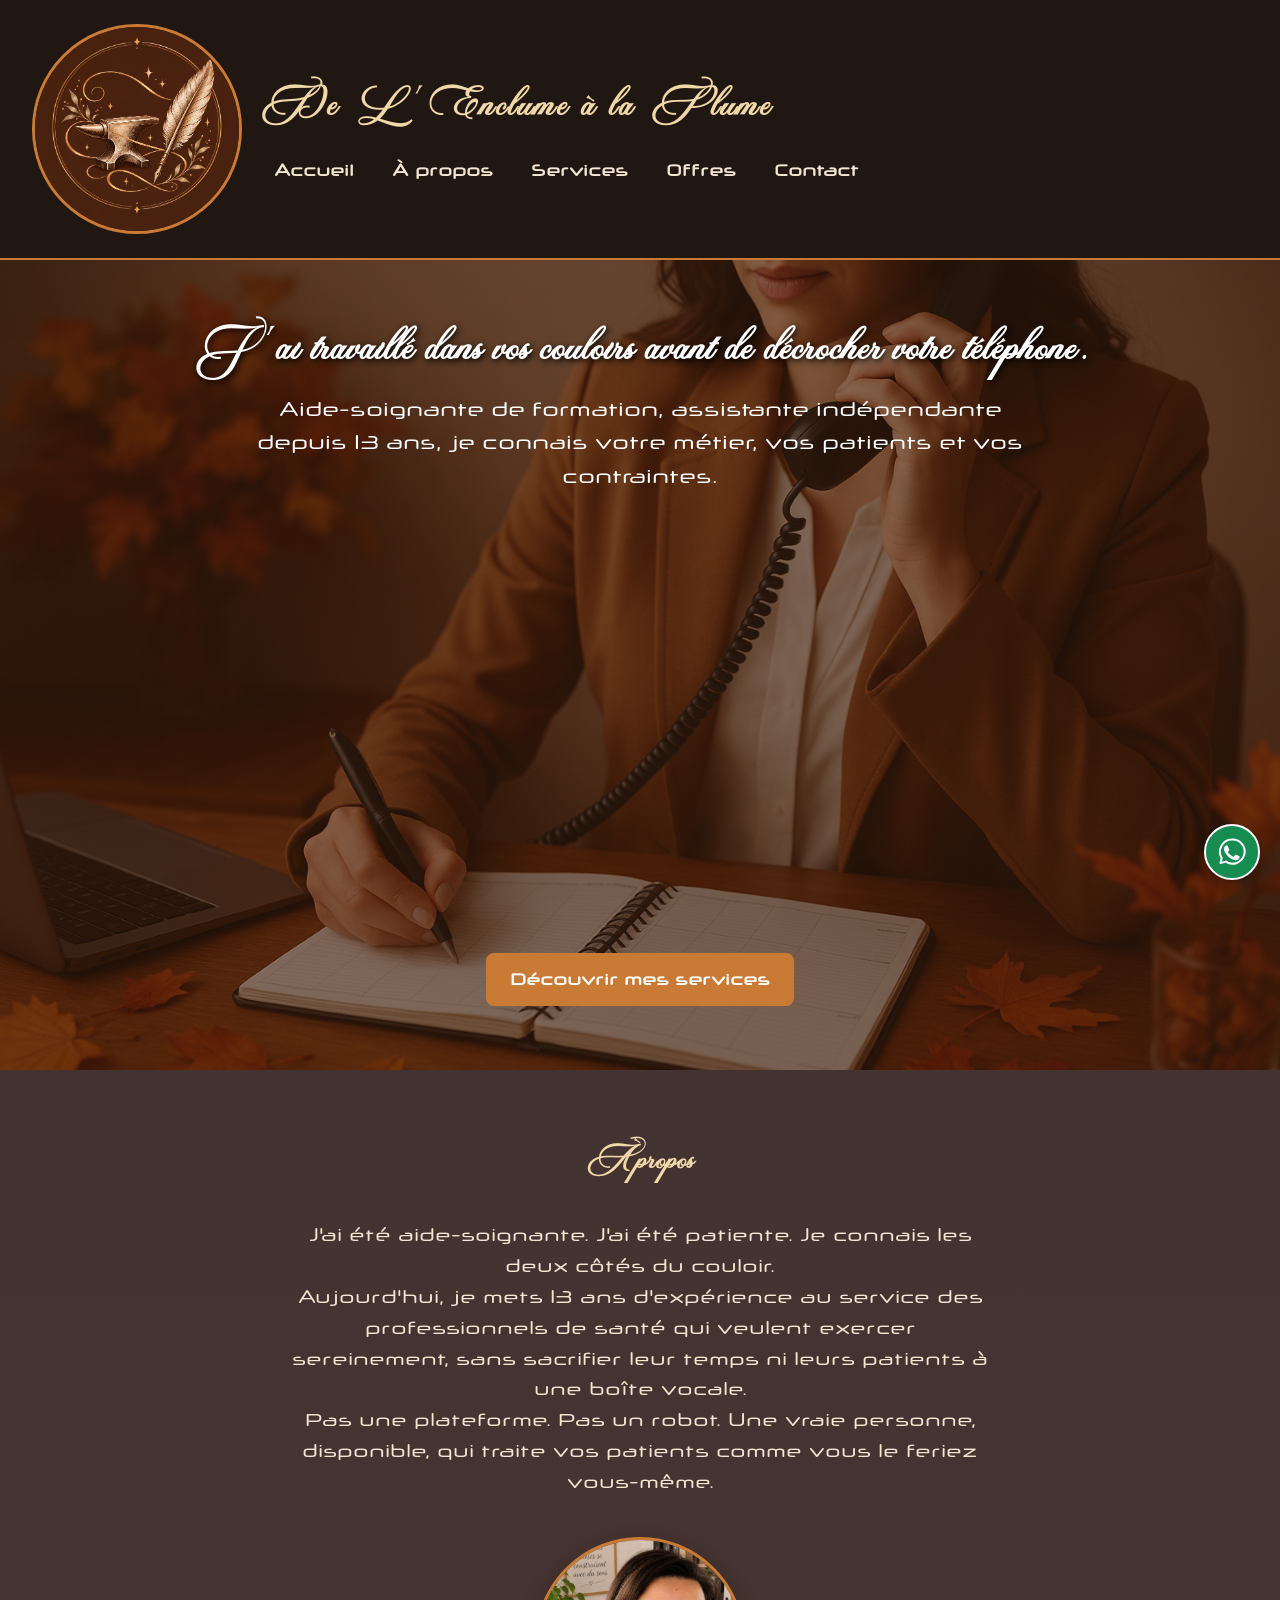
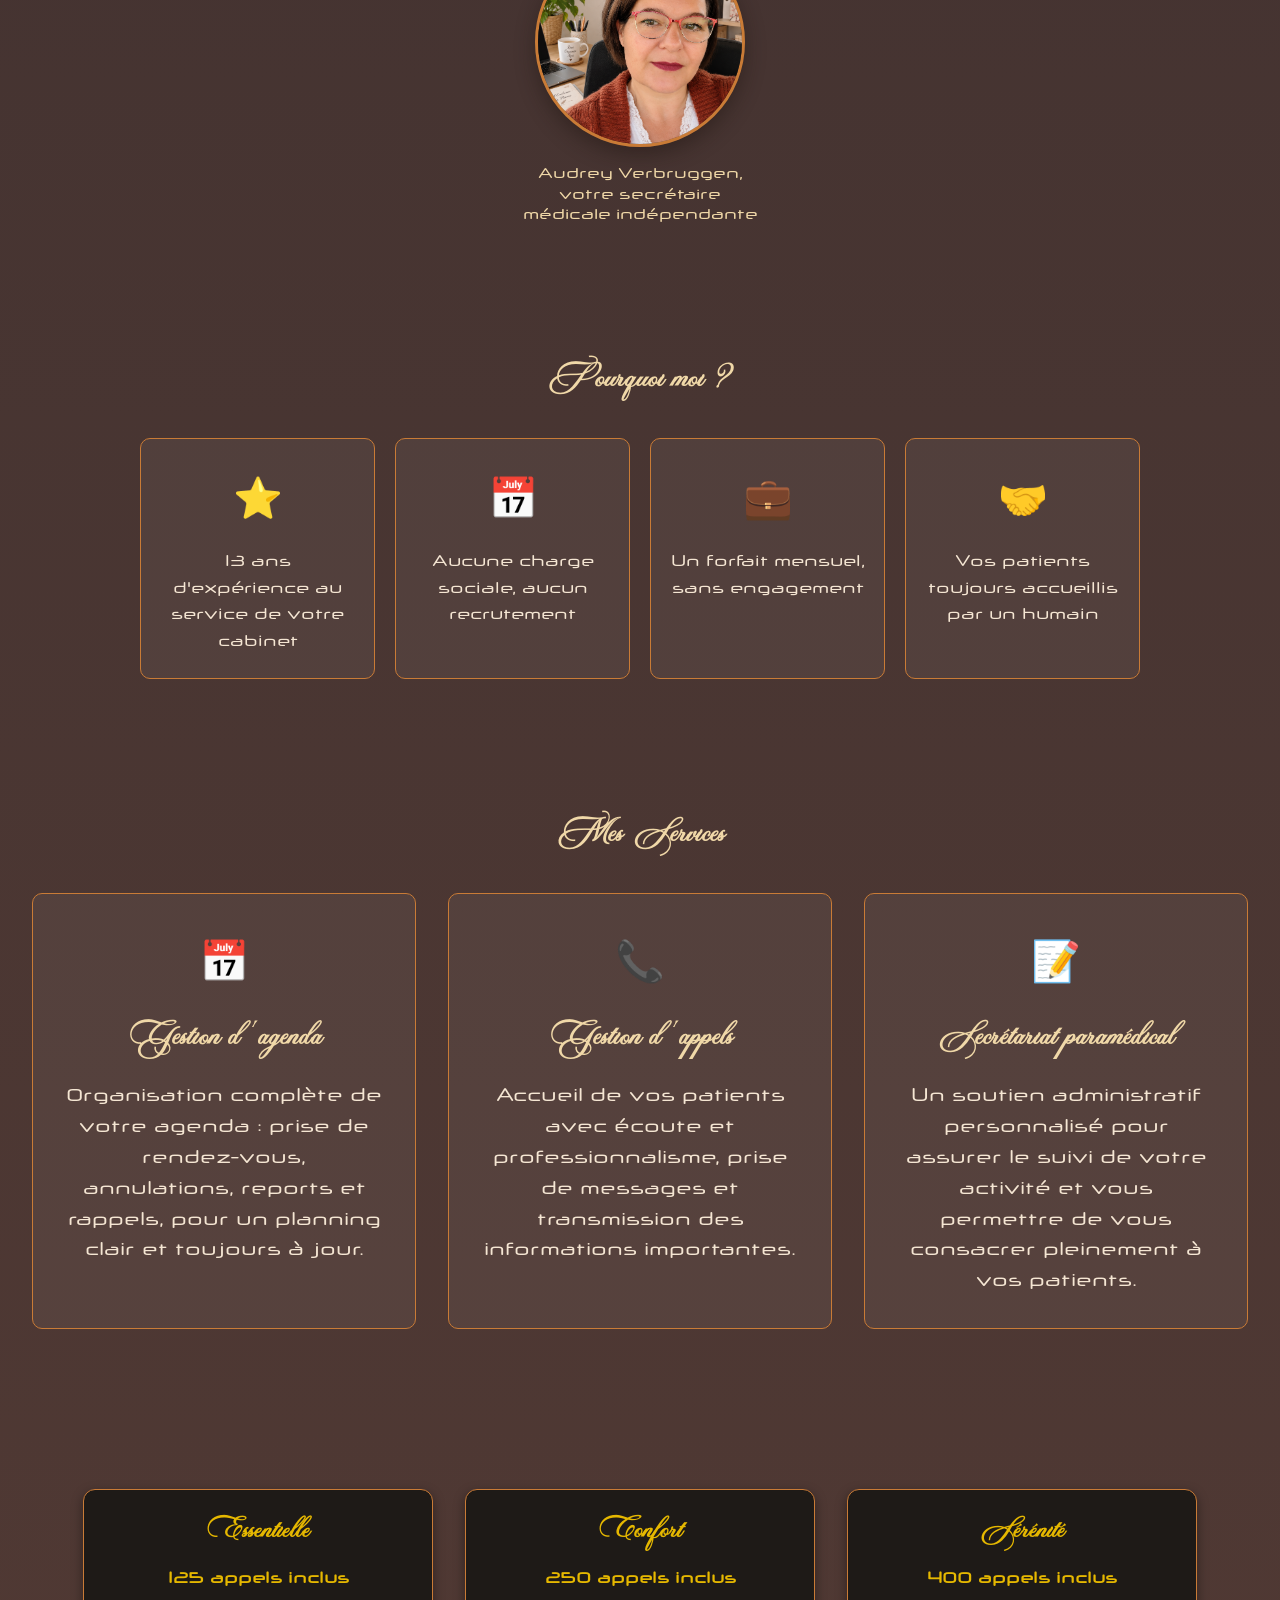
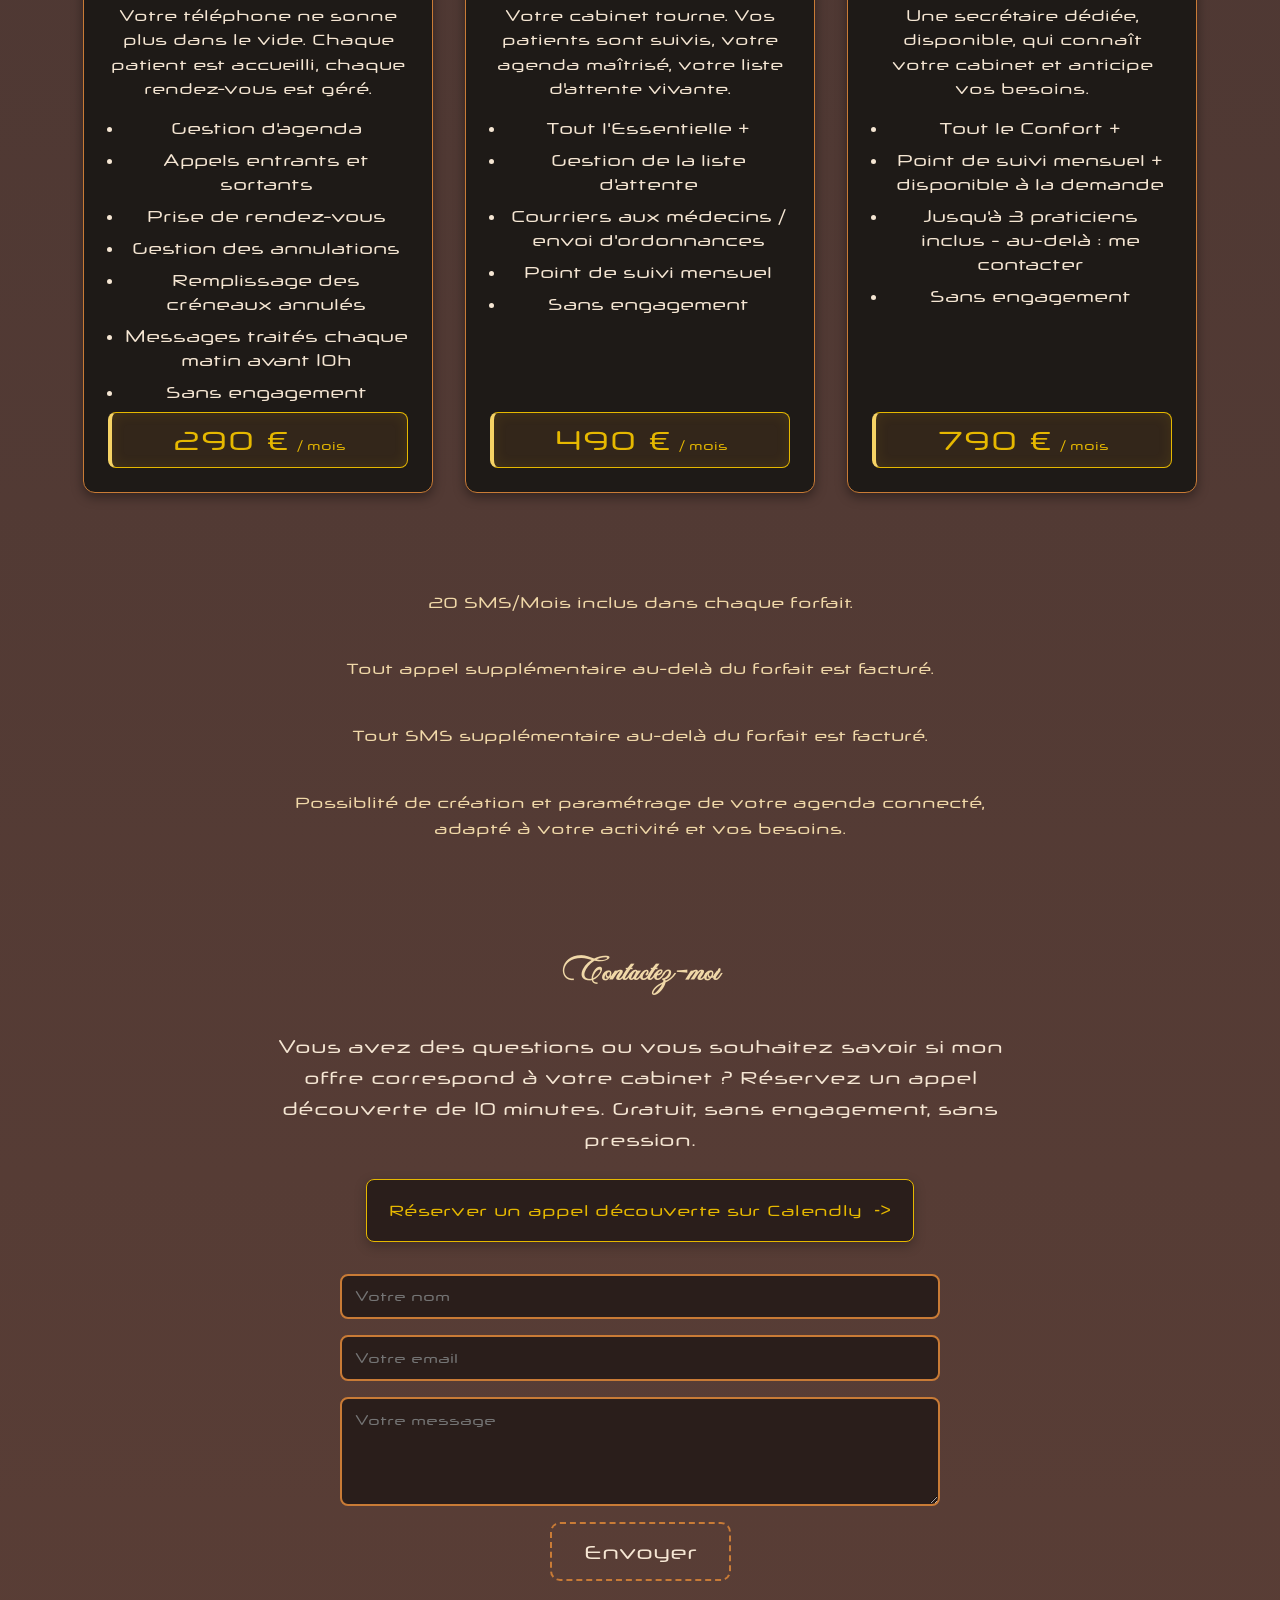
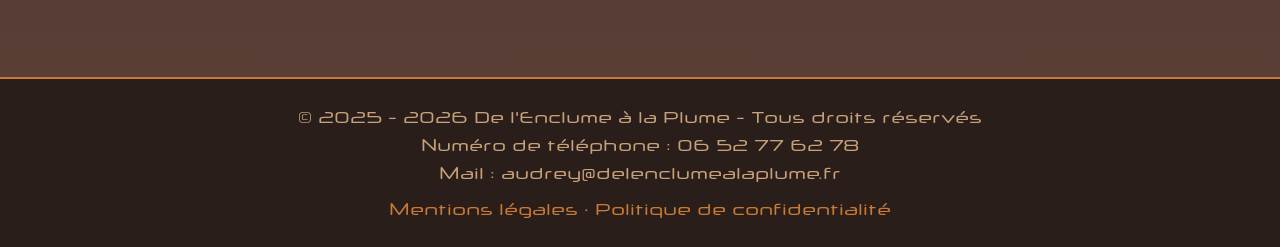
<file: index.html>
<!DOCTYPE html>
<html lang="fr">
<head>
  <meta charset="UTF-8">
  <meta name="viewport" content="width=device-width, initial-scale=1.0">
  <meta name="description" content="Découvrez De l'Enclume à la Plume, le site officiel présentant de secrétariat paramédical">
  <title>De l'Enclume à la Plume</title>
  <link rel="stylesheet" href="style.css">
  <link rel="icon" type="image/x-icon" href="images/favicon.png">

</head>
<body>

  <header>
    <div class="logo" style="background-color: #4d2b1f;">
      <img src="images/logo.png" alt="Logo De l'Enclume à la Plume">
    </div>

    <div class="header-content">
    <h1>De L'Enclume à la Plume</h1>
    <button class="menu-toggle" type="button" aria-expanded="false" aria-controls="main-nav" aria-label="Ouvrir le menu">
      <span></span>
      <span></span>
      <span></span>
    </button>
    <nav id="main-nav">
      <a href="#">Accueil</a>
      <a href="#apropos">À propos</a>
      <a href="#services">Services</a>
      <a href="#offres">Offres</a>
      <a href="#contact">Contact</a>
    </nav>
    </div>
  </header>

  <section class="hero">
    <h2>J'ai travaillé dans vos couloirs avant de décrocher votre téléphone.</h2>
    <p>Aide-soignante de formation, assistante indépendante depuis 13 ans, je connais votre métier, vos patients et vos contraintes.</p>
    <a href="#services" class="btn">Découvrir mes services</a>
  </section>

  <section id="apropos">
    <h3>À propos</h3>
    <div class="about-copy">
      <p>J'ai été aide-soignante. J'ai été patiente. Je connais les deux côtés du couloir.</p>
      <p>Aujourd'hui, je mets 13 ans d'expérience au service des professionnels de santé qui veulent exercer sereinement, sans sacrifier leur temps ni leurs patients à une boîte vocale.</p>
      <p>Pas une plateforme. Pas un robot. Une vraie personne, disponible, qui traite vos patients comme vous le feriez vous-même.</p>
    </div>
    <figure class="about-portrait">
      <div class="about-portrait-frame">
        <img src="images/img_pdp.png" alt="Portrait d'Audrey Verbruggen">
      </div>
      <figcaption>Audrey Verbruggen, votre secrétaire médicale indépendante</figcaption>
    </figure>
  </section>

  <section id="pourquoi-moi" class="why-section">
    <h3>Pourquoi moi ?</h3>
    <div class="why-grid">
      <div class="why-item">
        <span class="icon">⭐</span>
        <p>13 ans d'expérience au service de votre cabinet</p>
      </div>
      <div class="why-item">
        <span class="icon">📅</span>
        <p>Aucune charge sociale, aucun recrutement</p>
      </div>
      <div class="why-item">
        <span class="icon">💼</span>
        <p>Un forfait mensuel, sans engagement</p>
      </div>
      <div class="why-item">
        <span class="icon">🤝</span>
        <p>Vos patients toujours accueillis par un humain</p>
      </div>
    </div>
  </section>

  <section id="services">
    <h3>Mes Services</h3>
    <div class="services-grid">
      <div class="service-card">
        <span class="icon">📅</span>
        <h4>Gestion d'agenda</h4>
        <p>Organisation complète de votre agenda : prise de rendez-vous, annulations, reports et rappels, pour un planning clair et toujours à jour.</p>
      </div>

      <div class="service-card">
        <span class="icon">📞</span>
        <h4>Gestion d'appels</h4>
        <p>Accueil de vos patients avec écoute et professionnalisme, prise de messages et transmission des informations importantes.</p>
      </div>

      <div class="service-card">
        <span class="icon">📝</span>
        <h4>Secrétariat paramédical</h4>
        <p>Un soutien administratif personnalisé pour assurer le suivi de votre activité et vous permettre de vous consacrer pleinement à vos patients.</p>
      </div>
    </div>
  </section>
<!--🍂-->

<section id="offres" class="offres">
  <div class="offer-card">
    <h4>Essentielle</h4>
    <p class="offer-volume">125 appels inclus</p>
    <p class="offer-description">Votre téléphone ne sonne plus dans le vide. Chaque patient est accueilli, chaque rendez-vous est géré.</p>
    <ul>
      <li>Gestion d'agenda</li>
      <li>Appels entrants et sortants</li>
      <li>Prise de rendez-vous</li>
      <li>Gestion des annulations</li>
      <li>Remplissage des créneaux annulés</li>
      <li>Messages traités chaque matin avant 10h</li>
      <li>Sans engagement</li>
    </ul>
    <p class="offer-price"><strong>290 €</strong><span>/ mois</span></p>
  </div>

  <div class="offer-card populaire">
    <h4>Confort</h4>
    <p class="offer-volume">250 appels inclus</p>
    <p class="offer-description">Votre cabinet tourne. Vos patients sont suivis, votre agenda maîtrisé, votre liste d'attente vivante.</p>
    <ul>
      <li>Tout l'Essentielle +</li>
      <li>Gestion de la liste d'attente</li>
      <li>Courriers aux médecins / envoi d'ordonnances</li>
      <li>Point de suivi mensuel</li>
      <li>Sans engagement</li>
    </ul>
    <p class="offer-price"><strong>490 €</strong><span>/ mois</span></p>
  </div>

  <div class="offer-card premium">
    <h4>Sérénité</h4>
    <p class="offer-volume">400 appels inclus</p>
    <p class="offer-description">Une secrétaire dédiée, disponible, qui connaît votre cabinet et anticipe vos besoins.</p>
    <ul>
      <li>Tout le Confort +</li>
      <li>Point de suivi mensuel + disponible à la demande</li>
      <li>Jusqu'à 3 praticiens inclus - au-delà : me contacter</li>
      <li>Sans engagement</li>
    </ul>
    <p class="offer-price"><strong>790 €</strong><span>/ mois</span></p>
  </div>
</section>

<p class="extra-call-note">20 SMS/Mois inclus dans chaque forfait.</p>
<p class="extra-call-note">Tout appel supplémentaire au-delà du forfait est facturé.</p>
<p class="extra-call-note">Tout SMS supplémentaire au-delà du forfait est facturé.</p>
<p class="extra-call-note">Possiblité de création et paramétrage de votre agenda connecté, adapté à votre activité et vos besoins.</p>

<!-- SECTION CONTACT -->
<section id="contact">
  <h3>Contactez-moi</h3>
  <p class="discovery-intro">Vous avez des questions ou vous souhaitez savoir si mon offre correspond à votre cabinet ? Réservez un appel découverte de 10 minutes. Gratuit, sans engagement, sans pression.</p>
  <a class="calendly-btn" href="https://calendly.com/delenclumealaplume/rdv-telephonique-20-min" target="_blank" rel="noopener noreferrer">
    Réserver un appel découverte sur Calendly
  </a>
  <form action="https://formspree.io/f/xgvnwkvw" method="POST">
    <input type="text" name="name" placeholder="Votre nom" required>
    <input type="email" name="email" placeholder="Votre email" required>
    <textarea name="message" placeholder="Votre message" rows="5" required></textarea>
    <button type="submit" class="contact-btn">Envoyer</button>
  </form>
</section>


  <footer>
    <p>&copy; 2025 - 2026 De l'Enclume à la Plume - Tous droits réservés</p>
    <div class="contact-info">
    <p>Numéro de téléphone : 06 52 77 62 78</p>
    <p>Mail : audrey@delenclumealaplume.fr</p>
    </div>
    <p class="footer-link">
      <a href="mentions-legales-rgpd-delenclumealaplume.html">Mentions légales</a>
      <span> · </span>
      <a href="politique-confidentialite-delenclumealaplume.html">Politique de confidentialité</a>
    </p>
  </footer>

  <a class="whatsapp-button" href="https://wa.me/33652776278?text=Bonjour%20Audrey%2C%20j%27ai%20une%20question%20concernant%20vos%20services." target="_blank" rel="noopener noreferrer" aria-label="Contacter Audrey sur WhatsApp" title="Contacter Audrey sur WhatsApp">
    <svg aria-hidden="true" viewBox="0 0 32 32">
      <path d="M16 3.5a12.1 12.1 0 0 0-10.3 18.4L4.5 27l5.3-1.4A12.1 12.1 0 1 0 16 3.5Z" fill="none" stroke="currentColor" stroke-linecap="round" stroke-linejoin="round" stroke-width="2" />
      <path d="M12 10.2c-.3-.7-.6-.7-.9-.7h-.8c-.3 0-.7.1-1 .5-.4.4-1.3 1.4-1.3 3.2 0 1.9 1.4 3.8 1.6 4.1.2.3 2.7 4.3 6.6 5.9 3.3 1.3 3.9 1 4.6.9.7-.1 2.2-.9 2.6-1.8.3-.9.3-1.6.2-1.8-.1-.2-.4-.3-.8-.5-.4-.2-2.3-1.1-2.7-1.2-.4-.1-.6-.2-.9.3-.3.4-1 1.2-1.2 1.5-.2.3-.4.3-.8.1-.4-.2-1.6-.6-3.1-1.9-1.1-1-1.9-2.2-2.1-2.6-.2-.4 0-.6.2-.8.2-.2.4-.5.6-.7.2-.2.3-.4.4-.7.1-.3 0-.5-.1-.7-.1-.2-.8-2.1-1.1-2.9Z" fill="currentColor" />
    </svg>
  </a>

  <script>
    const menuToggle = document.querySelector('.menu-toggle');
    const mainNav = document.querySelector('#main-nav');

    menuToggle.addEventListener('click', () => {
      const isOpen = mainNav.classList.toggle('is-open');
      menuToggle.setAttribute('aria-expanded', isOpen);
      menuToggle.setAttribute('aria-label', isOpen ? 'Fermer le menu' : 'Ouvrir le menu');
    });

    mainNav.querySelectorAll('a').forEach((link) => {
      link.addEventListener('click', () => {
        mainNav.classList.remove('is-open');
        menuToggle.setAttribute('aria-expanded', 'false');
        menuToggle.setAttribute('aria-label', 'Ouvrir le menu');
      });
    });

    document.addEventListener('keydown', (event) => {
      if (event.key === 'Escape') {
        mainNav.classList.remove('is-open');
        menuToggle.setAttribute('aria-expanded', 'false');
        menuToggle.setAttribute('aria-label', 'Ouvrir le menu');
      }
    });
  </script>

</body>
</html>
</file>
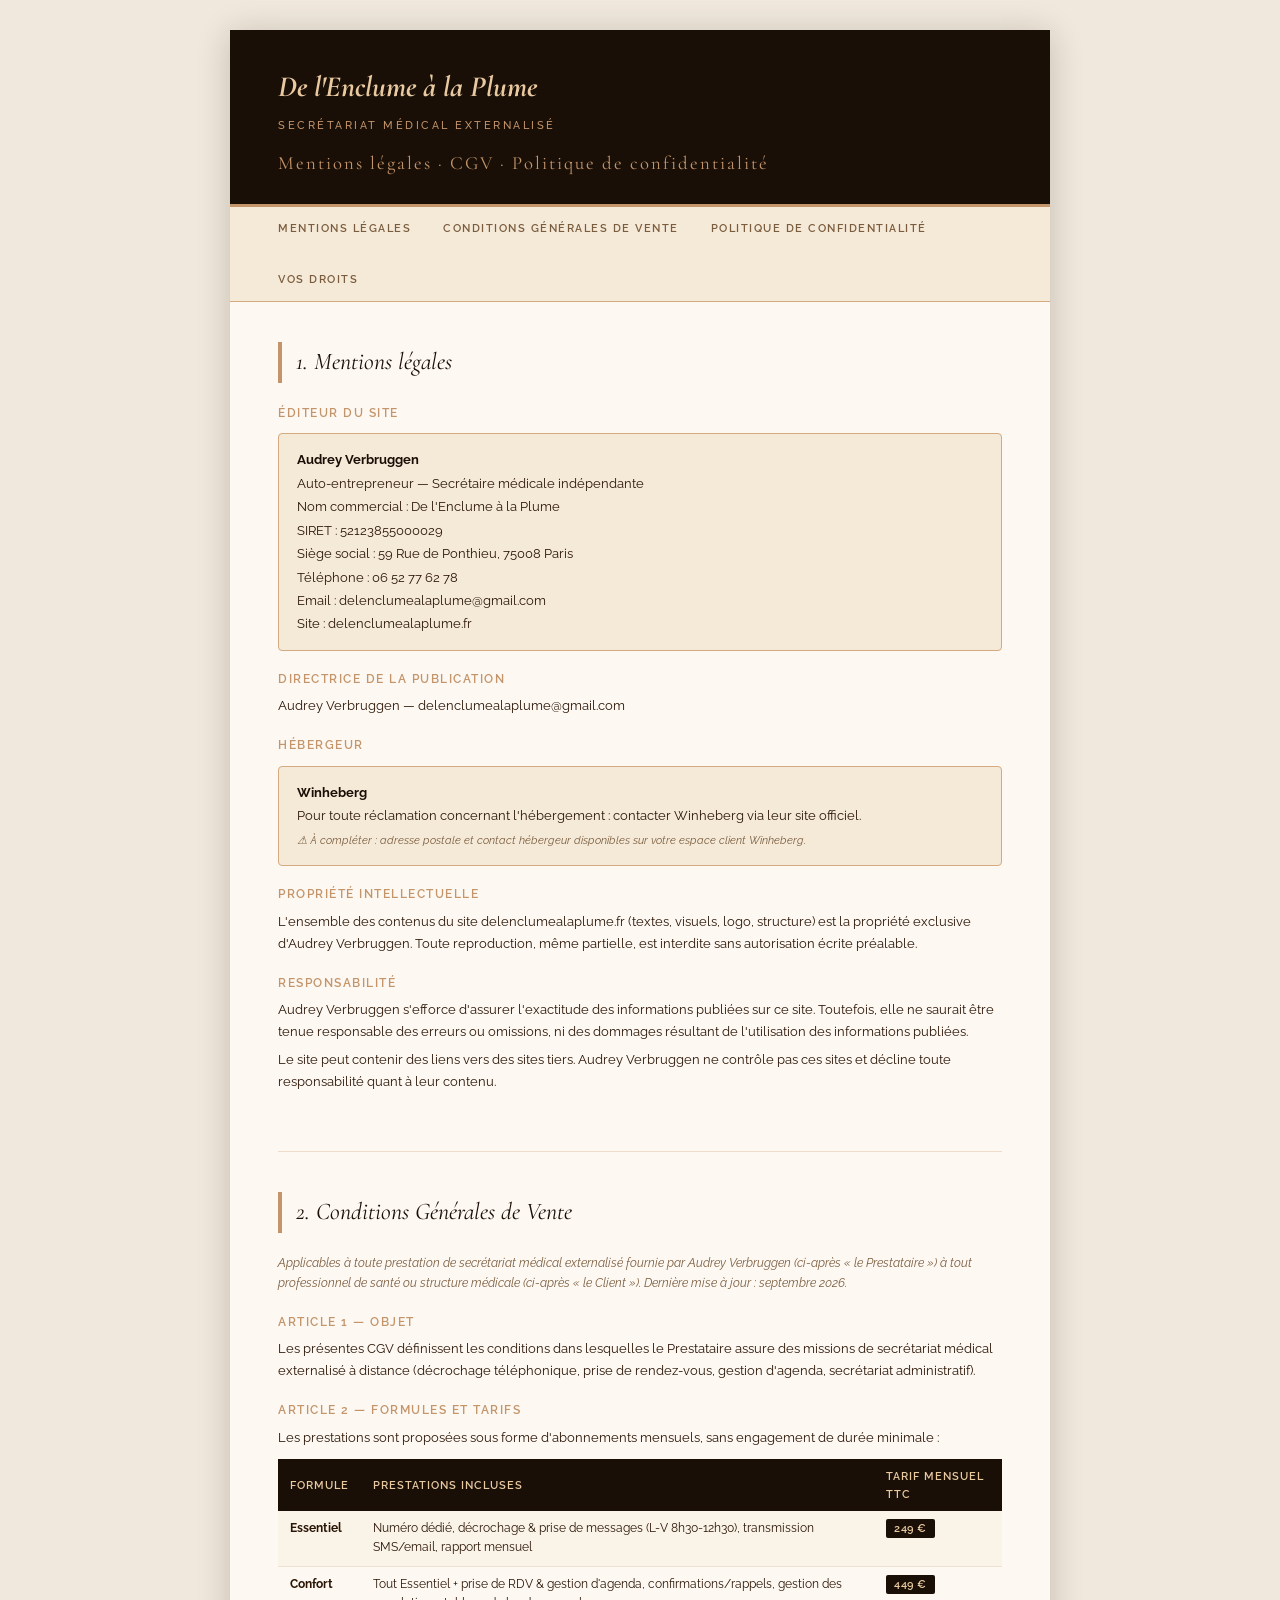
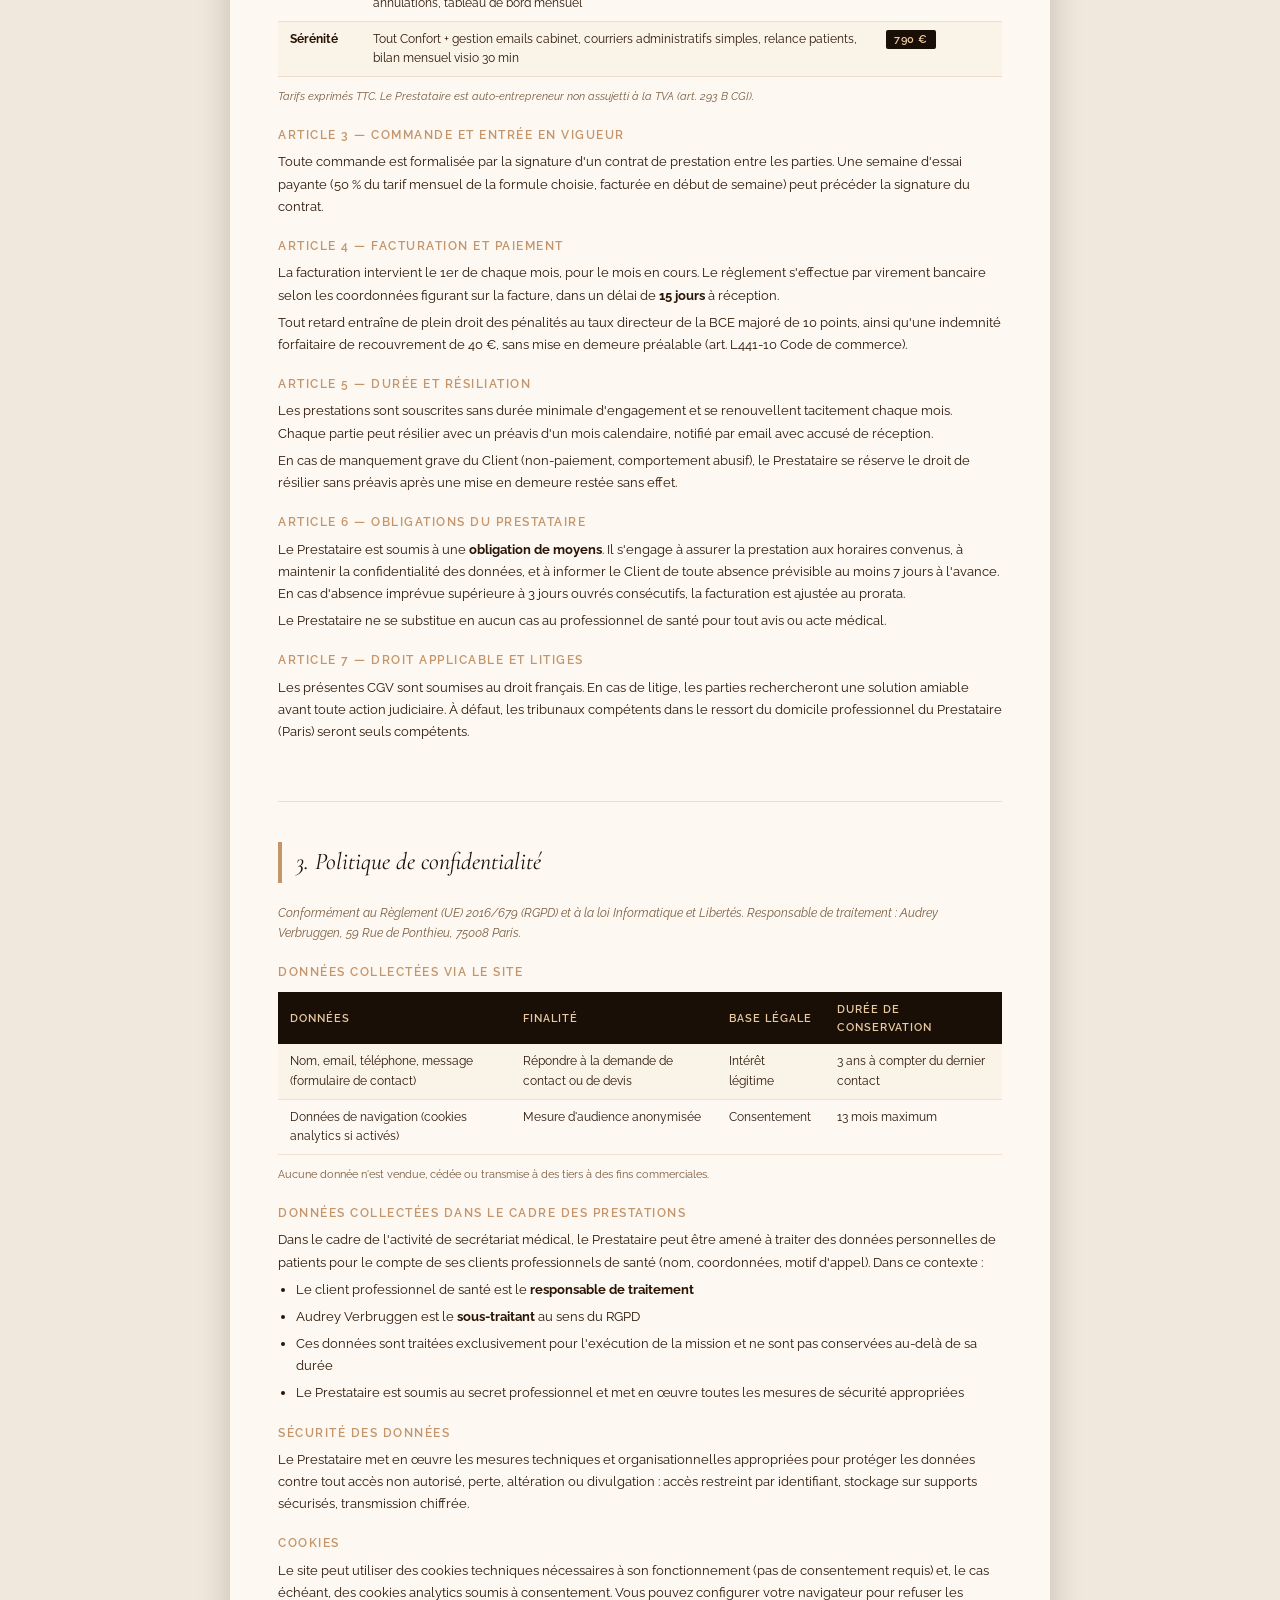
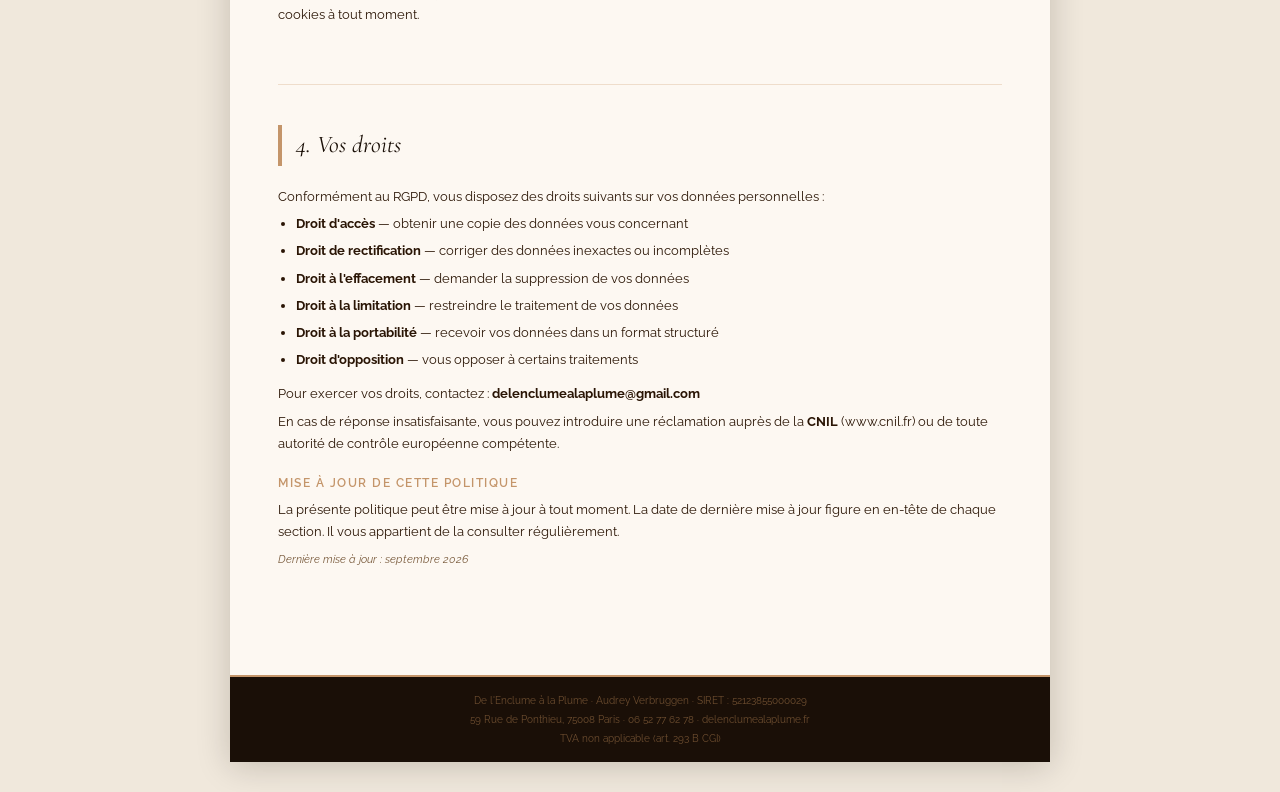
<file: mentions-legales-rgpd-delenclumealaplume.html>
<!DOCTYPE html>
<html lang="fr">
<head>
<meta charset="UTF-8">
<meta name="viewport" content="width=device-width, initial-scale=1.0">
<title>Mentions légales & Politique de confidentialité — De l'Enclume à la Plume</title>
<style>
  @import url('https://fonts.googleapis.com/css2?family=Cormorant+Garamond:ital,wght@0,400;0,600;1,400&family=Raleway:wght@300;400;500;600&display=swap');

  :root {
    --dark:       #1A0F07;
    --brown:      #2E1A0D;
    --gold:       #C4956A;
    --gold-light: #E8C9A0;
    --gold-pale:  #F5EAD8;
    --cream:      #FDF8F2;
    --text:       #2A1505;
    --muted:      #7A5C3E;
    --border:     #D4AA80;
  }

  * { margin: 0; padding: 0; box-sizing: border-box; }

  body {
    font-family: 'Raleway', sans-serif;
    font-size: 10pt;
    color: var(--text);
    background: #f0e8dc;
    line-height: 1.7;
  }

  .page {
    max-width: 820px;
    margin: 30px auto;
    background: var(--cream);
    box-shadow: 0 4px 32px rgba(26,15,7,0.20);
  }

  /* HEADER */
  .header {
    background: var(--dark);
    padding: 32px 48px 24px;
    border-bottom: 3px solid var(--gold);
  }

  .header h1 {
    font-family: 'Cormorant Garamond', serif;
    font-size: 22pt;
    font-style: italic;
    color: var(--gold-light);
    margin-bottom: 4px;
  }

  .header .tagline {
    font-size: 8pt;
    color: var(--gold);
    text-transform: uppercase;
    letter-spacing: 2.5px;
    font-weight: 500;
  }

  .header .page-title {
    font-family: 'Cormorant Garamond', serif;
    font-size: 14pt;
    color: var(--gold);
    letter-spacing: 2px;
    margin-top: 14px;
  }

  /* NAV */
  .nav {
    background: var(--gold-pale);
    border-bottom: 1px solid var(--border);
    padding: 12px 48px;
    display: flex;
    gap: 32px;
    flex-wrap: wrap;
  }

  .nav a {
    font-size: 8.5pt;
    font-weight: 600;
    text-transform: uppercase;
    letter-spacing: 1.5px;
    color: var(--muted);
    text-decoration: none;
  }

  .nav a:hover { color: var(--gold); }

  /* BODY */
  .body { padding: 40px 48px 48px; }

  /* CHAPTER */
  .chapter {
    margin-bottom: 40px;
    padding-bottom: 40px;
    border-bottom: 1px solid rgba(212,170,128,0.35);
  }

  .chapter:last-child { border-bottom: none; margin-bottom: 0; }

  .chapter-title {
    font-family: 'Cormorant Garamond', serif;
    font-size: 18pt;
    font-style: italic;
    color: var(--dark);
    border-left: 4px solid var(--gold);
    padding-left: 14px;
    margin-bottom: 20px;
  }

  /* SECTION */
  .section {
    margin-bottom: 18px;
  }

  .section-title {
    font-size: 9pt;
    font-weight: 600;
    text-transform: uppercase;
    letter-spacing: 1.5px;
    color: var(--gold);
    margin-bottom: 6px;
  }

  .section p, .section li {
    font-size: 9.5pt;
    color: var(--text);
    line-height: 1.75;
    margin-bottom: 5px;
  }

  .section ul { margin-left: 18px; margin-top: 4px; }

  .info-box {
    background: var(--gold-pale);
    border: 1px solid var(--border);
    border-radius: 4px;
    padding: 14px 18px;
    font-size: 9.5pt;
    line-height: 1.85;
    margin: 10px 0;
  }

  .info-box strong { color: var(--dark); }

  .highlight {
    display: inline-block;
    background: var(--dark);
    color: var(--gold-light);
    font-size: 8pt;
    font-weight: 600;
    padding: 1px 8px;
    border-radius: 2px;
    letter-spacing: 0.5px;
  }

  /* TABLE */
  table {
    width: 100%;
    border-collapse: collapse;
    font-size: 9pt;
    margin: 10px 0;
  }

  th {
    background: var(--dark);
    color: var(--gold-light);
    font-weight: 600;
    font-size: 8pt;
    text-transform: uppercase;
    letter-spacing: 1px;
    padding: 8px 12px;
    text-align: left;
  }

  td {
    padding: 8px 12px;
    border-bottom: 1px solid rgba(212,170,128,0.3);
    vertical-align: top;
    line-height: 1.6;
  }

  tr:nth-child(even) td { background: rgba(245,234,216,0.4); }

  /* FOOTER */
  .footer {
    background: var(--dark);
    padding: 14px 48px;
    border-top: 2px solid var(--gold);
    font-size: 7.5pt;
    color: #6e4e30;
    text-align: center;
    line-height: 1.9;
  }

  @media print {
    body { background: white; }
    .page { margin: 0; box-shadow: none; max-width: 100%; }
  }
</style>
</head>
<body>
<div class="page">

  <!-- HEADER -->
  <div class="header">
    <h1>De l'Enclume à la Plume</h1>
    <div class="tagline">Secrétariat médical externalisé</div>
    <div class="page-title">Mentions légales · CGV · Politique de confidentialité</div>
  </div>

  <!-- NAV -->
  <div class="nav">
    <a href="#mentions">Mentions légales</a>
    <a href="#cgv">Conditions générales de vente</a>
    <a href="#rgpd">Politique de confidentialité</a>
    <a href="#droits">Vos droits</a>
  </div>

  <div class="body">

    <!-- ═══════════════════════════════════════════ -->
    <!-- CHAPTER 1 — MENTIONS LÉGALES -->
    <!-- ═══════════════════════════════════════════ -->
    <div class="chapter" id="mentions">
      <div class="chapter-title">1. Mentions légales</div>

      <div class="section">
        <div class="section-title">Éditeur du site</div>
        <div class="info-box">
          <strong>Audrey Verbruggen</strong><br>
          Auto-entrepreneur — Secrétaire médicale indépendante<br>
          Nom commercial : De l'Enclume à la Plume<br>
          SIRET : 52123855000029<br>
          Siège social : 59 Rue de Ponthieu, 75008 Paris<br>
          Téléphone : 06 52 77 62 78<br>
          Email : delenclumealaplume@gmail.com<br>
          Site : delenclumealaplume.fr
        </div>
      </div>

      <div class="section">
        <div class="section-title">Directrice de la publication</div>
        <p>Audrey Verbruggen — delenclumealaplume@gmail.com</p>
      </div>

      <div class="section">
        <div class="section-title">Hébergeur</div>
        <div class="info-box">
          <strong>Winheberg</strong><br>
          Pour toute réclamation concernant l'hébergement : contacter Winheberg via leur site officiel.<br>
          <span style="font-size:8.5pt; color:var(--muted); font-style:italic;">⚠ À compléter : adresse postale et contact hébergeur disponibles sur votre espace client Winheberg.</span>
        </div>
      </div>

      <div class="section">
        <div class="section-title">Propriété intellectuelle</div>
        <p>L'ensemble des contenus du site delenclumealaplume.fr (textes, visuels, logo, structure) est la propriété exclusive d'Audrey Verbruggen. Toute reproduction, même partielle, est interdite sans autorisation écrite préalable.</p>
      </div>

      <div class="section">
        <div class="section-title">Responsabilité</div>
        <p>Audrey Verbruggen s'efforce d'assurer l'exactitude des informations publiées sur ce site. Toutefois, elle ne saurait être tenue responsable des erreurs ou omissions, ni des dommages résultant de l'utilisation des informations publiées.</p>
        <p>Le site peut contenir des liens vers des sites tiers. Audrey Verbruggen ne contrôle pas ces sites et décline toute responsabilité quant à leur contenu.</p>
      </div>
    </div>

    <!-- ═══════════════════════════════════════════ -->
    <!-- CHAPTER 2 — CGV -->
    <!-- ═══════════════════════════════════════════ -->
    <div class="chapter" id="cgv">
      <div class="chapter-title">2. Conditions Générales de Vente</div>

      <p style="font-size:9pt; color:var(--muted); margin-bottom:18px; font-style:italic;">
        Applicables à toute prestation de secrétariat médical externalisé fournie par Audrey Verbruggen (ci-après « le Prestataire ») à tout professionnel de santé ou structure médicale (ci-après « le Client »). Dernière mise à jour : septembre 2026.
      </p>

      <div class="section">
        <div class="section-title">Article 1 — Objet</div>
        <p>Les présentes CGV définissent les conditions dans lesquelles le Prestataire assure des missions de secrétariat médical externalisé à distance (décrochage téléphonique, prise de rendez-vous, gestion d'agenda, secrétariat administratif).</p>
      </div>

      <div class="section">
        <div class="section-title">Article 2 — Formules et tarifs</div>
        <p>Les prestations sont proposées sous forme d'abonnements mensuels, sans engagement de durée minimale :</p>
        <table>
          <tr>
            <th>Formule</th>
            <th>Prestations incluses</th>
            <th>Tarif mensuel TTC</th>
          </tr>
          <tr>
            <td><strong>Essentiel</strong></td>
            <td>Numéro dédié, décrochage & prise de messages (L-V 8h30-12h30), transmission SMS/email, rapport mensuel</td>
            <td><span class="highlight">249 €</span></td>
          </tr>
          <tr>
            <td><strong>Confort</strong></td>
            <td>Tout Essentiel + prise de RDV & gestion d'agenda, confirmations/rappels, gestion des annulations, tableau de bord mensuel</td>
            <td><span class="highlight">449 €</span></td>
          </tr>
          <tr>
            <td><strong>Sérénité</strong></td>
            <td>Tout Confort + gestion emails cabinet, courriers administratifs simples, relance patients, bilan mensuel visio 30 min</td>
            <td><span class="highlight">790 €</span></td>
          </tr>
        </table>
        <p style="margin-top:8px; font-size:8.5pt; color:var(--muted); font-style:italic;">Tarifs exprimés TTC. Le Prestataire est auto-entrepreneur non assujetti à la TVA (art. 293 B CGI).</p>
      </div>

      <div class="section">
        <div class="section-title">Article 3 — Commande et entrée en vigueur</div>
        <p>Toute commande est formalisée par la signature d'un contrat de prestation entre les parties. Une semaine d'essai payante (50 % du tarif mensuel de la formule choisie, facturée en début de semaine) peut précéder la signature du contrat.</p>
      </div>

      <div class="section">
        <div class="section-title">Article 4 — Facturation et paiement</div>
        <p>La facturation intervient le 1er de chaque mois, pour le mois en cours. Le règlement s'effectue par virement bancaire selon les coordonnées figurant sur la facture, dans un délai de <strong>15 jours</strong> à réception.</p>
        <p>Tout retard entraîne de plein droit des pénalités au taux directeur de la BCE majoré de 10 points, ainsi qu'une indemnité forfaitaire de recouvrement de 40 €, sans mise en demeure préalable (art. L441-10 Code de commerce).</p>
      </div>

      <div class="section">
        <div class="section-title">Article 5 — Durée et résiliation</div>
        <p>Les prestations sont souscrites sans durée minimale d'engagement et se renouvellent tacitement chaque mois. Chaque partie peut résilier avec un préavis d'un mois calendaire, notifié par email avec accusé de réception.</p>
        <p>En cas de manquement grave du Client (non-paiement, comportement abusif), le Prestataire se réserve le droit de résilier sans préavis après une mise en demeure restée sans effet.</p>
      </div>

      <div class="section">
        <div class="section-title">Article 6 — Obligations du Prestataire</div>
        <p>Le Prestataire est soumis à une <strong>obligation de moyens</strong>. Il s'engage à assurer la prestation aux horaires convenus, à maintenir la confidentialité des données, et à informer le Client de toute absence prévisible au moins 7 jours à l'avance. En cas d'absence imprévue supérieure à 3 jours ouvrés consécutifs, la facturation est ajustée au prorata.</p>
        <p>Le Prestataire ne se substitue en aucun cas au professionnel de santé pour tout avis ou acte médical.</p>
      </div>

      <div class="section">
        <div class="section-title">Article 7 — Droit applicable et litiges</div>
        <p>Les présentes CGV sont soumises au droit français. En cas de litige, les parties rechercheront une solution amiable avant toute action judiciaire. À défaut, les tribunaux compétents dans le ressort du domicile professionnel du Prestataire (Paris) seront seuls compétents.</p>
      </div>
    </div>

    <!-- ═══════════════════════════════════════════ -->
    <!-- CHAPTER 3 — POLITIQUE DE CONFIDENTIALITÉ -->
    <!-- ═══════════════════════════════════════════ -->
    <div class="chapter" id="rgpd">
      <div class="chapter-title">3. Politique de confidentialité</div>

      <p style="font-size:9pt; color:var(--muted); margin-bottom:18px; font-style:italic;">
        Conformément au Règlement (UE) 2016/679 (RGPD) et à la loi Informatique et Libertés. Responsable de traitement : Audrey Verbruggen, 59 Rue de Ponthieu, 75008 Paris.
      </p>

      <div class="section">
        <div class="section-title">Données collectées via le site</div>
        <table>
          <tr>
            <th>Données</th>
            <th>Finalité</th>
            <th>Base légale</th>
            <th>Durée de conservation</th>
          </tr>
          <tr>
            <td>Nom, email, téléphone, message (formulaire de contact)</td>
            <td>Répondre à la demande de contact ou de devis</td>
            <td>Intérêt légitime</td>
            <td>3 ans à compter du dernier contact</td>
          </tr>
          <tr>
            <td>Données de navigation (cookies analytics si activés)</td>
            <td>Mesure d'audience anonymisée</td>
            <td>Consentement</td>
            <td>13 mois maximum</td>
          </tr>
        </table>
        <p style="margin-top:8px; font-size:8.5pt; color:var(--muted);">Aucune donnée n'est vendue, cédée ou transmise à des tiers à des fins commerciales.</p>
      </div>

      <div class="section">
        <div class="section-title">Données collectées dans le cadre des prestations</div>
        <p>Dans le cadre de l'activité de secrétariat médical, le Prestataire peut être amené à traiter des données personnelles de patients pour le compte de ses clients professionnels de santé (nom, coordonnées, motif d'appel). Dans ce contexte :</p>
        <ul>
          <li>Le client professionnel de santé est le <strong>responsable de traitement</strong></li>
          <li>Audrey Verbruggen est le <strong>sous-traitant</strong> au sens du RGPD</li>
          <li>Ces données sont traitées exclusivement pour l'exécution de la mission et ne sont pas conservées au-delà de sa durée</li>
          <li>Le Prestataire est soumis au secret professionnel et met en œuvre toutes les mesures de sécurité appropriées</li>
        </ul>
      </div>

      <div class="section">
        <div class="section-title">Sécurité des données</div>
        <p>Le Prestataire met en œuvre les mesures techniques et organisationnelles appropriées pour protéger les données contre tout accès non autorisé, perte, altération ou divulgation : accès restreint par identifiant, stockage sur supports sécurisés, transmission chiffrée.</p>
      </div>

      <div class="section">
        <div class="section-title">Cookies</div>
        <p>Le site peut utiliser des cookies techniques nécessaires à son fonctionnement (pas de consentement requis) et, le cas échéant, des cookies analytics soumis à consentement. Vous pouvez configurer votre navigateur pour refuser les cookies à tout moment.</p>
      </div>
    </div>

    <!-- ═══════════════════════════════════════════ -->
    <!-- CHAPTER 4 — VOS DROITS -->
    <!-- ═══════════════════════════════════════════ -->
    <div class="chapter" id="droits">
      <div class="chapter-title">4. Vos droits</div>

      <div class="section">
        <p>Conformément au RGPD, vous disposez des droits suivants sur vos données personnelles :</p>
        <ul>
          <li><strong>Droit d'accès</strong> — obtenir une copie des données vous concernant</li>
          <li><strong>Droit de rectification</strong> — corriger des données inexactes ou incomplètes</li>
          <li><strong>Droit à l'effacement</strong> — demander la suppression de vos données</li>
          <li><strong>Droit à la limitation</strong> — restreindre le traitement de vos données</li>
          <li><strong>Droit à la portabilité</strong> — recevoir vos données dans un format structuré</li>
          <li><strong>Droit d'opposition</strong> — vous opposer à certains traitements</li>
        </ul>
        <p style="margin-top:12px;">Pour exercer vos droits, contactez : <strong>delenclumealaplume@gmail.com</strong></p>
        <p>En cas de réponse insatisfaisante, vous pouvez introduire une réclamation auprès de la <strong>CNIL</strong> (www.cnil.fr) ou de toute autorité de contrôle européenne compétente.</p>
      </div>

      <div class="section">
        <div class="section-title">Mise à jour de cette politique</div>
        <p>La présente politique peut être mise à jour à tout moment. La date de dernière mise à jour figure en en-tête de chaque section. Il vous appartient de la consulter régulièrement.</p>
        <p style="font-size:8.5pt; color:var(--muted); margin-top:6px; font-style:italic;">Dernière mise à jour : septembre 2026</p>
      </div>
    </div>

  </div><!-- /body -->

  <!-- FOOTER -->
  <div class="footer">
    De l'Enclume à la Plume · Audrey Verbruggen · SIRET : 52123855000029<br>
    59 Rue de Ponthieu, 75008 Paris · 06 52 77 62 78 · delenclumealaplume.fr<br>
    TVA non applicable (art. 293 B CGI)
  </div>

</div>
</body>
</html>
</file>
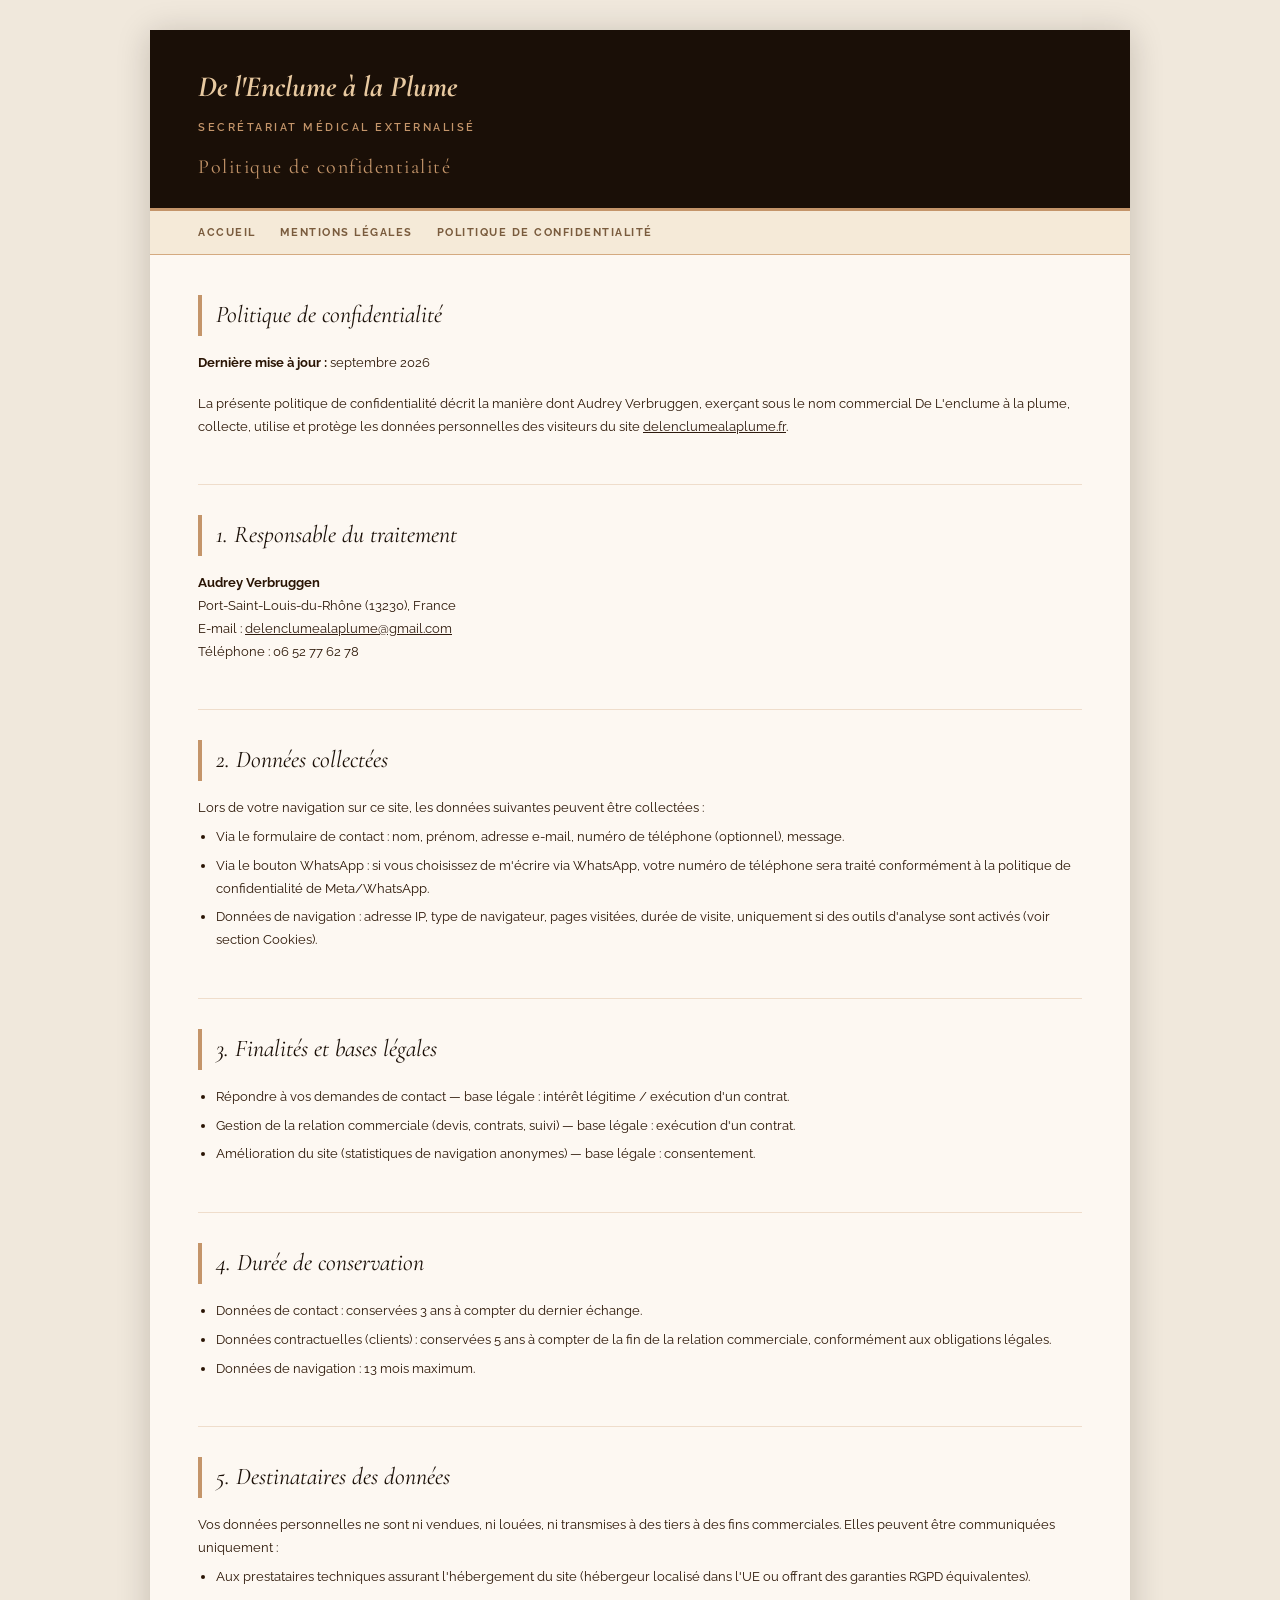
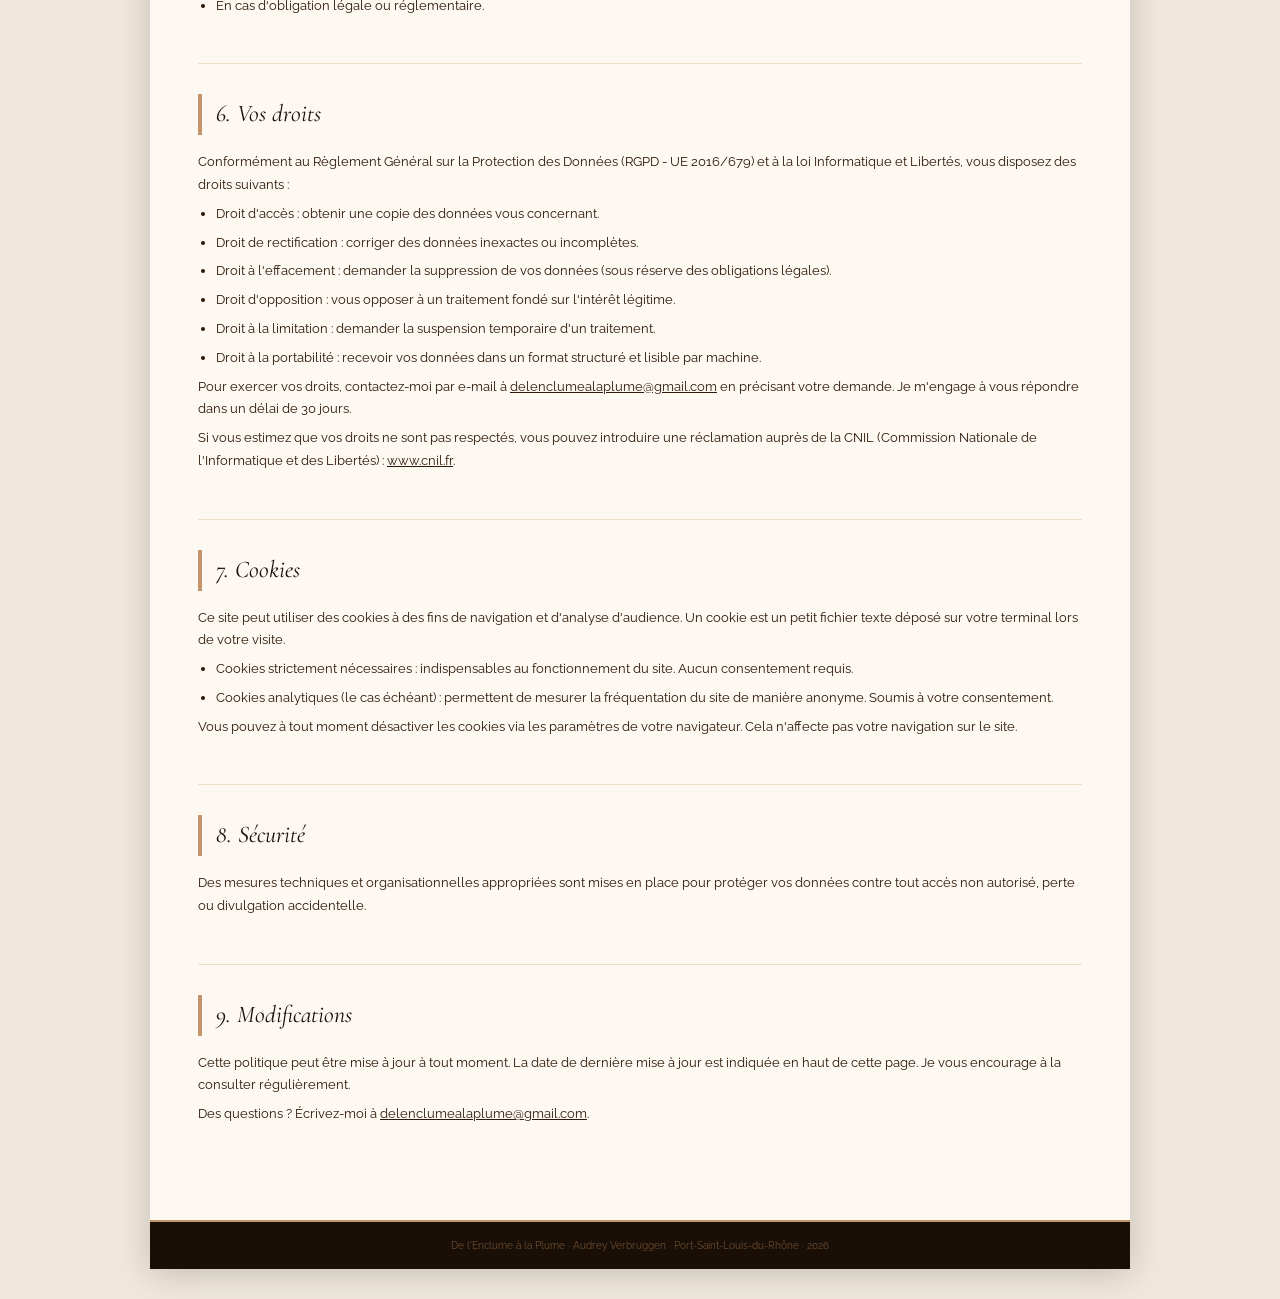
<file: politique-confidentialite-delenclumealaplume.html>
<!DOCTYPE html>
<html lang="fr">
<head>
  <meta charset="UTF-8">
  <meta name="viewport" content="width=device-width, initial-scale=1.0">
  <title>Politique de confidentialité — De l'Enclume à la Plume</title>
  <style>
    @import url('https://fonts.googleapis.com/css2?family=Cormorant+Garamond:ital,wght@0,400;0,600;1,400&family=Raleway:wght@300;400;500;600;700&display=swap');

    :root {
      --dark: #1A0F07;
      --brown: #2E1A0D;
      --gold: #C4956A;
      --gold-light: #E8C9A0;
      --gold-pale: #F5EAD8;
      --cream: #FDF8F2;
      --text: #2A1505;
      --muted: #7A5C3E;
      --border: #D4AA80;
    }

    * {
      margin: 0;
      padding: 0;
      box-sizing: border-box;
    }

    body {
      font-family: 'Raleway', sans-serif;
      font-size: 10pt;
      color: var(--text);
      background: #f0e8dc;
      line-height: 1.7;
    }

    .page {
      max-width: 980px;
      margin: 30px auto;
      background: var(--cream);
      box-shadow: 0 4px 32px rgba(26, 15, 7, 0.20);
    }

    .header {
      background: var(--dark);
      padding: 32px 48px 24px;
      border-bottom: 3px solid var(--gold);
    }

    .header h1 {
      font-family: 'Cormorant Garamond', serif;
      font-size: 22pt;
      font-style: italic;
      color: var(--gold-light);
      margin-bottom: 6px;
    }

    .header .tagline {
      font-size: 8pt;
      color: var(--gold);
      text-transform: uppercase;
      letter-spacing: 2.5px;
      font-weight: 600;
    }

    .header .page-title {
      font-family: 'Cormorant Garamond', serif;
      font-size: 15pt;
      color: var(--gold);
      letter-spacing: 1.5px;
      margin-top: 14px;
    }

    .nav {
      background: var(--gold-pale);
      border-bottom: 1px solid var(--border);
      padding: 12px 48px;
      display: flex;
      gap: 24px;
      flex-wrap: wrap;
    }

    .nav a {
      font-size: 8.5pt;
      font-weight: 700;
      text-transform: uppercase;
      letter-spacing: 1.5px;
      color: var(--muted);
      text-decoration: none;
    }

    .nav a:hover {
      color: var(--gold);
    }

    .body {
      padding: 40px 48px 48px;
    }

    .chapter {
      margin-bottom: 30px;
      padding-bottom: 28px;
      border-bottom: 1px solid rgba(212, 170, 128, 0.35);
    }

    .chapter:last-child {
      border-bottom: none;
      margin-bottom: 0;
    }

    .chapter-title {
      font-family: 'Cormorant Garamond', serif;
      font-size: 18pt;
      font-style: italic;
      color: var(--dark);
      border-left: 4px solid var(--gold);
      padding-left: 14px;
      margin-bottom: 16px;
    }

    .section {
      margin-bottom: 18px;
    }

    .section-title {
      font-size: 9pt;
      font-weight: 700;
      text-transform: uppercase;
      letter-spacing: 1.5px;
      color: var(--gold);
      margin-bottom: 8px;
    }

    p, li {
      font-size: 9.5pt;
      color: var(--text);
      line-height: 1.8;
      margin-bottom: 6px;
    }

    ul {
      margin-left: 18px;
      margin-top: 4px;
    }

    a {
      color: var(--brown);
      text-decoration: underline;
    }

    .info-box {
      background: var(--gold-pale);
      border: 1px solid var(--border);
      border-radius: 4px;
      padding: 14px 18px;
      font-size: 9.5pt;
      line-height: 1.8;
      margin: 12px 0;
    }

    .footer {
      background: var(--dark);
      padding: 14px 48px;
      border-top: 2px solid var(--gold);
      font-size: 7.5pt;
      color: #6e4e30;
      text-align: center;
      line-height: 1.9;
    }

    @media (max-width: 700px) {
      .page {
        margin: 0;
      }

      .header,
      .nav,
      .body,
      .footer {
        padding-left: 20px;
        padding-right: 20px;
      }

      .nav {
        gap: 12px;
      }
    }
  </style>
</head>
<body>
  <div class="page">
    <div class="header">
      <h1>De l'Enclume à la Plume</h1>
      <div class="tagline">Secrétariat médical externalisé</div>
      <div class="page-title">Politique de confidentialité</div>
    </div>

    <div class="nav">
      <a href="index.html">Accueil</a>
      <a href="mentions-legales-rgpd-delenclumealaplume.html">Mentions légales</a>
      <a href="#politiquedeconfidentialite">Politique de confidentialité</a>
    </div>

    <div class="body" id="politiquedeconfidentialite">
      <div class="chapter">
        <div class="chapter-title">Politique de confidentialité</div>

        <div class="section">
          <p><strong>Dernière mise à jour :</strong> septembre 2026</p>
        </div>

        <div class="section">
          <p>La présente politique de confidentialité décrit la manière dont Audrey Verbruggen, exerçant sous le nom commercial De L'enclume à la plume, collecte, utilise et protège les données personnelles des visiteurs du site <a href="http://delenclumealaplume.fr" target="_blank" rel="noopener noreferrer">delenclumealaplume.fr</a>.</p>
        </div>
      </div>

      <div class="chapter">
        <div class="chapter-title">1. Responsable du traitement</div>

        <div class="section">
          <p><strong>Audrey Verbruggen</strong><br>
          Port-Saint-Louis-du-Rhône (13230), France<br>
          E-mail : <a href="mailto:delenclumealaplume@gmail.com">delenclumealaplume@gmail.com</a><br>
          Téléphone : 06 52 77 62 78</p>
        </div>
      </div>

      <div class="chapter">
        <div class="chapter-title">2. Données collectées</div>

        <div class="section">
          <p>Lors de votre navigation sur ce site, les données suivantes peuvent être collectées :</p>
          <ul>
            <li>Via le formulaire de contact : nom, prénom, adresse e-mail, numéro de téléphone (optionnel), message.</li>
            <li>Via le bouton WhatsApp : si vous choisissez de m'écrire via WhatsApp, votre numéro de téléphone sera traité conformément à la politique de confidentialité de Meta/WhatsApp.</li>
            <li>Données de navigation : adresse IP, type de navigateur, pages visitées, durée de visite, uniquement si des outils d'analyse sont activés (voir section Cookies).</li>
          </ul>
        </div>
      </div>

      <div class="chapter">
        <div class="chapter-title">3. Finalités et bases légales</div>

        <div class="section">
          <ul>
            <li>Répondre à vos demandes de contact — base légale : intérêt légitime / exécution d'un contrat.</li>
            <li>Gestion de la relation commerciale (devis, contrats, suivi) — base légale : exécution d'un contrat.</li>
            <li>Amélioration du site (statistiques de navigation anonymes) — base légale : consentement.</li>
          </ul>
        </div>
      </div>

      <div class="chapter">
        <div class="chapter-title">4. Durée de conservation</div>

        <div class="section">
          <ul>
            <li>Données de contact : conservées 3 ans à compter du dernier échange.</li>
            <li>Données contractuelles (clients) : conservées 5 ans à compter de la fin de la relation commerciale, conformément aux obligations légales.</li>
            <li>Données de navigation : 13 mois maximum.</li>
          </ul>
        </div>
      </div>

      <div class="chapter">
        <div class="chapter-title">5. Destinataires des données</div>

        <div class="section">
          <p>Vos données personnelles ne sont ni vendues, ni louées, ni transmises à des tiers à des fins commerciales. Elles peuvent être communiquées uniquement :</p>
          <ul>
            <li>Aux prestataires techniques assurant l'hébergement du site (hébergeur localisé dans l'UE ou offrant des garanties RGPD équivalentes).</li>
            <li>En cas d'obligation légale ou réglementaire.</li>
          </ul>
        </div>
      </div>

      <div class="chapter">
        <div class="chapter-title">6. Vos droits</div>

        <div class="section">
          <p>Conformément au Règlement Général sur la Protection des Données (RGPD - UE 2016/679) et à la loi Informatique et Libertés, vous disposez des droits suivants :</p>
          <ul>
            <li>Droit d'accès : obtenir une copie des données vous concernant.</li>
            <li>Droit de rectification : corriger des données inexactes ou incomplètes.</li>
            <li>Droit à l'effacement : demander la suppression de vos données (sous réserve des obligations légales).</li>
            <li>Droit d'opposition : vous opposer à un traitement fondé sur l'intérêt légitime.</li>
            <li>Droit à la limitation : demander la suspension temporaire d'un traitement.</li>
            <li>Droit à la portabilité : recevoir vos données dans un format structuré et lisible par machine.</li>
          </ul>
          <p>Pour exercer vos droits, contactez-moi par e-mail à <a href="mailto:delenclumealaplume@gmail.com">delenclumealaplume@gmail.com</a> en précisant votre demande. Je m'engage à vous répondre dans un délai de 30 jours.</p>
          <p>Si vous estimez que vos droits ne sont pas respectés, vous pouvez introduire une réclamation auprès de la CNIL (Commission Nationale de l'Informatique et des Libertés) : <a href="http://www.cnil.fr" target="_blank" rel="noopener noreferrer">www.cnil.fr</a>.</p>
        </div>
      </div>

      <div class="chapter">
        <div class="chapter-title">7. Cookies</div>

        <div class="section">
          <p>Ce site peut utiliser des cookies à des fins de navigation et d'analyse d'audience. Un cookie est un petit fichier texte déposé sur votre terminal lors de votre visite.</p>
          <ul>
            <li>Cookies strictement nécessaires : indispensables au fonctionnement du site. Aucun consentement requis.</li>
            <li>Cookies analytiques (le cas échéant) : permettent de mesurer la fréquentation du site de manière anonyme. Soumis à votre consentement.</li>
          </ul>
          <p>Vous pouvez à tout moment désactiver les cookies via les paramètres de votre navigateur. Cela n'affecte pas votre navigation sur le site.</p>
        </div>
      </div>

      <div class="chapter">
        <div class="chapter-title">8. Sécurité</div>

        <div class="section">
          <p>Des mesures techniques et organisationnelles appropriées sont mises en place pour protéger vos données contre tout accès non autorisé, perte ou divulgation accidentelle.</p>
        </div>
      </div>

      <div class="chapter">
        <div class="chapter-title">9. Modifications</div>

        <div class="section">
          <p>Cette politique peut être mise à jour à tout moment. La date de dernière mise à jour est indiquée en haut de cette page. Je vous encourage à la consulter régulièrement.</p>
          <p>Des questions ? Écrivez-moi à <a href="mailto:delenclumealaplume@gmail.com">delenclumealaplume@gmail.com</a>.</p>
        </div>
      </div>
    </div>

    <div class="footer">
      De l'Enclume à la Plume · Audrey Verbruggen · Port-Saint-Louis-du-Rhône · 2026
    </div>
  </div>
</body>
</html>
</file>
<file: style.css>
/* --- SCROLLBAR --- */
::-webkit-scrollbar {
  width: 12px;               /* largeur de la scrollbar */
}

::-webkit-scrollbar-track {
  background: #2a1e1b;        /* fond sombre du site */
  border-radius: 10px;
}

::-webkit-scrollbar-thumb {
  background: linear-gradient(180deg, #c97b36, #9e5c28); /* effet cuivre/orangé */
  border-radius: 10px;
  border: 2px solid #2a1e1b;  /* petit contour sombre pour l’intégrer */
}

::-webkit-scrollbar-thumb:hover {
  background: linear-gradient(180deg, #e0a65a, #b06a34); /* plus clair au hover */
}

* {
  scrollbar-width: thin;
  scrollbar-color: #c97b36 #2a1e1b;
}

html {
  scroll-behavior: smooth;
}

/* --- POLICES --- */
@font-face {
  font-family: 'Mutiara Calligraphy';
  src: url('fonts/Mutiara Calligraphy Font.otf') format('opentype');
  font-weight: normal;
  font-style: normal;
  font-display: swap;
}

@font-face {
  font-family: 'Neuropol X';
  src: url('fonts/Neuropol X Rg.otf') format('opentype');
  font-weight: normal;
  font-style: normal;
  font-display: swap;
}

/* --- RESET --- */
* {
  margin: 0;
  padding: 0;
  box-sizing: border-box;
  font-family: 'Neuropol X', sans-serif; /* texte normal par défaut */
}

body {
  background: linear-gradient(to bottom, #3c2f2f, #5a3e36);
  color: #f5e6d3;
  line-height: 1.6;
  font-family: 'Neuropol X', sans-serif;
  -webkit-font-smoothing: antialiased;
  text-rendering: optimizeLegibility;
}

/* --- HEADER --- */
/* Conteneur du header */
header {
  background: rgba(30, 20, 15, 0.9);
  padding: 1.5rem 2rem;
  border-bottom: 2px solid #c97b36;

  display: flex;
  align-items: center;
  justify-content: space-between;
  gap: 1rem;
  position: relative;
}

/* Logo fixé à gauche */
.logo {
  flex-shrink: 0;
  order: 1;
  margin-left: auto;
  width: 210px;
  height: 210px;
  border-radius: 50%;
  overflow: hidden;
  border: 3px solid #c97b36;
  background-color: #4d2b1f !important;
  background: #4d2b1f;
  display: flex;
  align-items: center;
  justify-content: center;
  box-shadow: none;
}

.logo img {
  width: 100%;
  height: 100%;
  object-fit: cover;
  display: block;
}

/* Bloc titre + navigation */
.header-content {
  order: 2;
  flex: 1; /* prend toute la place disponible */
  display: flex;
  flex-direction: column;
  align-items: flex-start;
  justify-content: flex-start;
  text-align: left;
}

header h1 {
  font-size: 2.5rem;
  color: #f0d8a8;
  letter-spacing: 2px;
  font-family: 'Mutiara Calligraphy', cursive;
  margin-bottom: 0.5rem;
}
.header-content .contact-info {
  font-size: 1rem;
  color: #d8c9b3;
  margin-bottom: 0.5rem;
  font-family: 'Neuropol X', sans-serif;
  text-align: right;
  position: absolute;
  top: 5rem;
  right: 2rem;
}

nav {
  margin-top: 0.5rem;
}

.menu-toggle {
  display: none;
}

nav a {
  color: #f5e6d3;
  margin: 0 1rem;
  text-decoration: none;
  font-weight: bold;
  font-family: 'Neuropol X', sans-serif;
  transition: color 0.3s;
}

nav a:hover {
  color: #c97b36;
}

/* --- HERO SECTION --- */
.hero {
  height: 90vh;
  background: url('images/background.png') no-repeat center/cover;
  display: flex;
  flex-direction: column;
  justify-content: center;
  align-items: center;
  text-align: center;
  color: #fff;
  position: relative;
}

.hero::after {
  content: "";
  position: absolute;
  top: 0; left: 0; right: 0; bottom: 0;
  background: rgba(60, 30, 15, 0.55);
}

.hero h2,
.hero p,
.hero .btn {
  position: relative;
  z-index: 1;
}

.hero h2 {
  font-size: 3rem;
  text-shadow: 2px 2px 6px #000;
  font-family: 'Mutiara Calligraphy', cursive;
}

.hero p {
  margin-top: 1rem;
  font-size: 1.2rem;
  font-family: 'Neuropol X', sans-serif;
}

.btn {
  display: inline-block;
  margin-top: 2rem;
  padding: 0.8rem 1.5rem;
  background: #c97b36;
  color: #fff;
  text-decoration: none;
  border-radius: 8px;
  font-weight: bold;
  font-family: 'Neuropol X', sans-serif;
  transition: background 0.3s;
}

.btn:hover {
  background: #9e5c28;
}

.hero h2,
.hero p {
  text-align: center;
  margin-left: auto;
  margin-right: auto;
  max-width: 800px; /* évite que le texte s'étale trop large */
}

/* --- CONTENT SECTIONS --- */
section {
  padding: 4rem 2rem;
  text-align: center;
}

section h3 {
  font-size: 2rem;
  margin-bottom: 2rem;
  color: #f0d8a8;
  font-family: 'Mutiara Calligraphy', cursive;
}

section p {
  max-width: 700px;
  margin: auto;
  font-size: 1.1rem;
  font-family: 'Neuropol X', sans-serif;
}

.about-portrait {
  margin: 2.5rem auto 0;
  max-width: min(240px, 80vw);
  text-align: center;
}

.about-portrait-frame {
  position: relative;
  width: min(210px, 72vw);
  height: min(210px, 72vw);
  margin: 0 auto 1rem;
  border: 3px solid #c97b36;
  border-radius: 50%;
  overflow: hidden;
  box-shadow: 0 8px 20px rgba(30, 20, 15, 0.45);
}

.about-portrait-frame img {
  display: block;
  width: 100%;
  height: 100%;
  object-fit: cover;
  object-position: center top;
  transform: none;
}

.about-portrait figcaption {
  color: #f0d8a8;
  font-size: 0.9rem;
  line-height: 1.4;
}

.why-grid {
  display: grid;
  grid-template-columns: repeat(auto-fit, minmax(210px, 1fr));
  gap: 1.25rem;
  max-width: 1000px;
  margin: 0 auto;
}

.why-item {
  padding: 1.5rem 1rem;
  border: 1px solid #c97b36;
  border-radius: 10px;
  background: rgba(255, 255, 255, 0.05);
}

.why-item h4 {
  margin-bottom: 0.75rem;
  color: #f0d8a8;
  font-family: 'Mutiara Calligraphy', cursive;
  font-size: 1.35rem;
}

.why-item p {
  font-size: 0.95rem;
}

/* --- SERVICES --- */
.services-grid {
  display: grid;
  grid-template-columns: repeat(auto-fit, minmax(250px, 1fr));
  gap: 2rem;
  margin-top: 2rem;
}

.service-card {
  background: rgba(255, 255, 255, 0.05);
  padding: 2rem;
  border-radius: 10px;
  border: 1px solid #c97b36;
  transition: transform 0.3s, background 0.3s;
}

.service-card:hover {
  transform: translateY(-5px);
  background: rgba(255, 255, 255, 0.08);
}

.service-card h4 {
  margin-bottom: 1rem;
  font-size: 2rem;
  color: #f0d8a8;
  font-family: 'Mutiara Calligraphy', cursive;
}

/* Container des offres */
.offres {
  display: flex;
  justify-content: center;
  align-items: stretch;
  gap: 2rem;
  margin: 2rem 0;
  flex-wrap: wrap; /* Pour passer en colonne sur mobile */
}

/* Badges */
.badge {
  display: block;
  width: fit-content;
  margin: 0 auto 1rem;
  padding: 0.4rem 1rem;
  font-size: 0.9rem;
  font-weight: bold;
  color: #d88a42; /* cuivre doux */
  border: 2px dashed #d88a42; /* contour pointillé */
  border-radius: 8px;
  text-align: center;
}


/* Cartes */
.offer-card {
  flex: 1 1 300px; /* Minimum 300px, grandit si espace */
  max-width: 350px;
  display: flex;
  flex-direction: column;
  background: #1e1a17;
  border: 1px solid #c97b36;
  border-radius: 12px;
  padding: 1.5rem;
  position: relative;
  color: #f5e6d3;
  box-shadow: 0 4px 12px rgba(0,0,0,0.4);
  transition: transform 0.3s ease, box-shadow 0.3s ease;
}

.offer-card:hover {
  transform: translateY(-8px);
  box-shadow: 0 8px 20px rgba(0,0,0,0.6);
}

/* Titres des offres */
.offer-card h4 {
  font-family: 'Neuropol X', sans-serif;
  margin-bottom: 1rem;
  color: #e6b800;
  text-align: center;
}

.offer-price {
  display: flex;
  align-items: baseline;
  justify-content: center;
  gap: 0.45rem;
  width: 100%;
  margin: auto 0 0;
  padding: 0.85rem 0.75rem;
  border: 1px solid #e6b800;
  border-left: 4px solid #f6d365;
  border-radius: 8px;
  background: rgba(201, 123, 54, 0.12);
  color: #f0d8a8;
  line-height: 1;
  text-align: center;
  box-shadow: inset 0 0 14px rgba(230, 184, 0, 0.1);
}

.offer-price small {
  align-self: center;
  color: #e6b800;
  font-family: 'Neuropol X', sans-serif;
  font-size: 0.7rem;
  font-weight: normal;
  letter-spacing: 0;
}

.offer-price strong {
  color: #e6b800;
  font-family: 'Neuropol X', sans-serif;
  font-size: 1.65rem;
  font-weight: normal;
  letter-spacing: 1px;
}

.offer-price span {
  color: #e6b800;
  font-family: 'Neuropol X', sans-serif;
  font-size: 0.75rem;
}

/* Listes */
.offer-card ul {
  margin: 1rem 0 0;
  padding-left: 1rem;
}

.offer-card li {
  margin-bottom: 0.5rem;
}

.additional-pricing {
  padding-top: 1rem;
}

.pricing-list {
  max-width: 700px;
  margin: 0 auto;
  padding: 1.25rem;
  border: 2px solid #c97b36;
  border-radius: 10px;
  background: rgba(30, 26, 23, 0.85);
  box-shadow: 0 4px 14px rgba(0, 0, 0, 0.25);
}

.pricing-list p {
  margin: 0.5rem auto;
  color: #fff8ec;
}

.pricing-list strong {
  color: #e6b800;
}

.quote-note {
  margin-top: 1.25rem;
  color: #f0d8a8;
}

.calendly-btn {
  display: inline-flex;
  align-items: center;
  justify-content: center;
  gap: 0.75rem;
  margin-top: 1.5rem;
  padding: 0.95rem 1.4rem;
  border: 1px solid #e6b800;
  border-radius: 8px;
  background: #2a1e1b;
  color: #e6b800;
  font-family: 'Neuropol X', sans-serif;
  font-size: 0.95rem;
  letter-spacing: 0.3px;
  text-decoration: none;
  box-shadow: 0 4px 12px rgba(0, 0, 0, 0.25);
  transition: color 0.25s, background 0.25s, border-color 0.25s, transform 0.25s, box-shadow 0.25s;
}

.calendly-btn::after {
  content: "->";
  color: #e6b800;
  font-family: Arial, sans-serif;
  font-size: 1.1rem;
  transition: transform 0.25s;
}

.calendly-btn:hover {
  background: #4a2d24;
  border-color: #e6b800;
  color: #e6b800;
  transform: translateY(-2px);
  box-shadow: 0 7px 16px rgba(0, 0, 0, 0.35);
}

.calendly-btn:hover::after {
  transform: translateX(3px);
}

/* --- FOOTER --- */
footer {
  background: #2a1e1b;
  text-align: center;
  padding: 1.5rem;
  border-top: 2px solid #c97b36;
  color: #c7a17a;
  font-family: 'Neuropol X', sans-serif;
}


/* --- ICONES ET ANIMATIONS --- */
.service-card i {
  font-size: 2rem;
  margin-bottom: 1rem;
  display: block;
  color: #c97b36; /* cuivre */
  transition: transform 0.3s, color 0.3s;
}

.service-card:hover i {
  transform: scale(1.2);
  color: #e0a65a; /* cuivre plus clair au hover */
}

/* --- CONTACT BUTTON --- */
.contact-btn {
  background: none;
  border: 2px dashed #c97b36;
  color: #f5e6d3;
  padding: 1rem 2rem;
  font-size: 1.2rem;
  border-radius: 10px;
  transition: all 0.3s ease;
  display: inline-block;
}

.contact-btn:hover {
  background: rgba(201, 123, 54, 0.15);
  color: #e0a65a;
  transform: scale(1.05);
}

/* --- FADE-IN SECTIONS --- */
section {
  opacity: 0;
  transform: translateY(30px);
  animation: fadeInUp 0.8s ease forwards;
}

section:nth-of-type(2) { animation-delay: 0.2s; }
section:nth-of-type(3) { animation-delay: 0.4s; }
section:nth-of-type(4) { animation-delay: 0.6s; }

@keyframes fadeInUp {
  to {
    opacity: 1;
    transform: translateY(0);
  }
}

/* --- ICONES CUIVRÉES --- */
.icon {
  font-size: 2.5rem;
  color: #c97b36; /* cuivre principal */
  display: block;
  margin-bottom: 1rem;
  transition: transform 0.3s ease, color 0.3s ease;
}

/* Effet au survol */
.service-card:hover .icon {
  transform: scale(1.2);
  color: #e0a65a; /* cuivre plus clair */
}


/* --- FOOTER LINK STYLING --- */
.footer-link {
  margin-top: 0.5rem;
}

.footer-link a {
  color: #c97b36;
  text-decoration: none;
  transition: color 0.3s;
}

.footer-link a:hover {
  color: #e0a65a;
  text-decoration: underline;
}

form {
  max-width: 600px;
  margin: 2rem auto;
  display: flex;
  flex-direction: column;
  gap: 1rem;
}

form input,
form textarea {
  padding: 0.8rem;
  border: 2px solid #c97b36;
  border-radius: 8px;
  background: #2a1e1b;
  color: #f5e6d3;
  font-family: 'Neuropol X', sans-serif;
}

form input:focus,
form textarea:focus {
  outline: none;
  border-color: #e0a65a;
  box-shadow: 0 0 8px rgba(201,123,54,0.5);
}

form button {
  align-self: center;
}

/* --- INDEED BUTTON STYLING --- */
.indeed-btn {
  display: inline-flex;
  align-items: center;
  justify-content: center;
  margin: 1rem auto 0;   /* ← auto centre horizontalement */
  padding: 0.8rem 1.5rem;
  background: #9e5c28;
  color: white;
  text-decoration: none;
  border-radius: 8px;
  font-weight: bold;
  font-family: 'Neuropol X', sans-serif;
  transition: background 0.3s, transform 0.3s;
  gap: 0.5rem;
}

.indeed-btn:hover {
  background: #9e5c28;
  transform: translateY(-2px);
}

.indeed-icon {
  font-size: 1.2rem;
}

.contact-alternative {
  margin: 1.5rem 0 0.5rem;
  font-style: italic;
  color: #d8c9b3;
  text-align: center; /* centrer le texte alternatif aussi */
}

/* --- RESPONSIVE NAVIGATION --- */
@media (max-width: 900px) {
  header {
    padding: 1rem;
    align-items: flex-start;
    gap: 1rem;
  }

  .logo {
    margin-right: 0;
    width: 120px;
    height: 120px;
    border-radius: 50%;
  }

  .logo img {
    width: 100%;
    height: 100%;
    object-fit: cover;
    border-radius: 0;
  }

  .header-content {
    min-width: 0;
    align-items: stretch;
    justify-content: flex-start;
  }

  header h1 {
    padding-right: 3.5rem;
    font-size: 1.75rem;
    line-height: 1.15;
    letter-spacing: 1px;
  }

  .menu-toggle {
    position: absolute;
    top: 1rem;
    right: 1rem;
    display: flex;
    width: 44px;
    height: 44px;
    padding: 0.65rem;
    flex-direction: column;
    justify-content: center;
    gap: 5px;
    background: transparent;
    border: 2px solid #c97b36;
    border-radius: 8px;
    cursor: pointer;
  }

  .menu-toggle span {
    display: block;
    width: 100%;
    height: 2px;
    background: #f5e6d3;
    transition: transform 0.25s ease, opacity 0.25s ease;
  }

  .menu-toggle[aria-expanded="true"] span:nth-child(1) {
    transform: translateY(7px) rotate(45deg);
  }

  .menu-toggle[aria-expanded="true"] span:nth-child(2) {
    opacity: 0;
  }

  .menu-toggle[aria-expanded="true"] span:nth-child(3) {
    transform: translateY(-7px) rotate(-45deg);
  }

  nav {
    display: none;
    margin-top: 1rem;
    padding: 0.5rem 0;
    border-top: 1px solid rgba(201, 123, 54, 0.5);
  }

  nav.is-open {
    display: flex;
    flex-direction: column;
    gap: 0.25rem;
  }

  nav a {
    margin: 0;
    padding: 0.65rem 0.25rem;
  }

  .hero {
    min-height: 78vh;
    height: auto;
    padding: 5rem 1.25rem;
  }

  .hero h2 {
    font-size: clamp(2rem, 10vw, 3rem);
    line-height: 1.15;
  }

  section {
    padding: 3rem 1.25rem;
  }

  section h3 {
    font-size: 1.75rem;
  }

  section p {
    font-size: 1rem;
  }

  .services-grid {
    grid-template-columns: 1fr;
    gap: 1.25rem;
  }

  .service-card,
  .offer-card {
    padding: 1.25rem;
  }

  .offer-card {
    flex-basis: 100%;
  }

  form {
    width: 100%;
  }
}

body *:not(h1):not(h2):not(h3):not(h4) {
  font-family: 'Neuropol X', sans-serif;
}

body header h1,
body .hero h2,
body section h3,
body .why-item h4,
body .service-card h4,
body .offer-card h4 {
  font-family: 'Mutiara Calligraphy', cursive;
}

body {
  line-height: 1.7;
}

body p {
  line-height: 1.75;
}

.hero h2 {
  max-width: 900px;
  font-size: 2.8rem;
  line-height: 1.15;
}

.offer-card h4 {
  font-size: 1.8rem;
  line-height: 1.2;
}

.offer-card .offer-volume {
  margin: 0 auto 0.75rem;
  color: #e6b800;
  font-size: 0.95rem;
  font-weight: 700;
}

.offer-card .offer-description {
  min-height: 5.2rem;
  margin: 0;
  font-size: 0.95rem;
  line-height: 1.6;
}

.offer-card li {
  line-height: 1.5;
}

.extra-call-note {
  max-width: 760px;
  margin: 0 auto;
  padding: 0 1.5rem 2.5rem;
  color: #f0d8a8;
  font-size: 0.95rem;
  text-align: center;
}

.discovery-intro {
  max-width: 760px;
  margin: 0 auto;
  color: #f5e6d3;
}

.whatsapp-button {
  position: fixed;
  right: 1.25rem;
  bottom: 1.25rem;
  z-index: 5;
  display: inline-flex;
  align-items: center;
  justify-content: center;
  width: 56px;
  height: 56px;
  padding: 0;
  border: 2px solid #fff;
  border-radius: 50%;
  background: #168c50;
  color: #fff;
  font-weight: 700;
  text-decoration: none;
  box-shadow: 0 4px 14px rgba(0, 0, 0, 0.35);
  transition: background 0.2s, transform 0.2s;
}

.whatsapp-button svg {
  width: 32px;
  height: 32px;
}

.whatsapp-button:hover {
  background: #116d3d;
  transform: translateY(-2px);
}

.whatsapp-button:focus-visible {
  outline: 3px solid #f0d8a8;
  outline-offset: 3px;
}

@media (max-width: 900px) {
  .hero h2 {
    font-size: 2rem;
  }

  .offer-card .offer-description {
    min-height: 0;
  }

  .whatsapp-button {
    right: 0.75rem;
    bottom: 0.75rem;
  }
}
</file>
